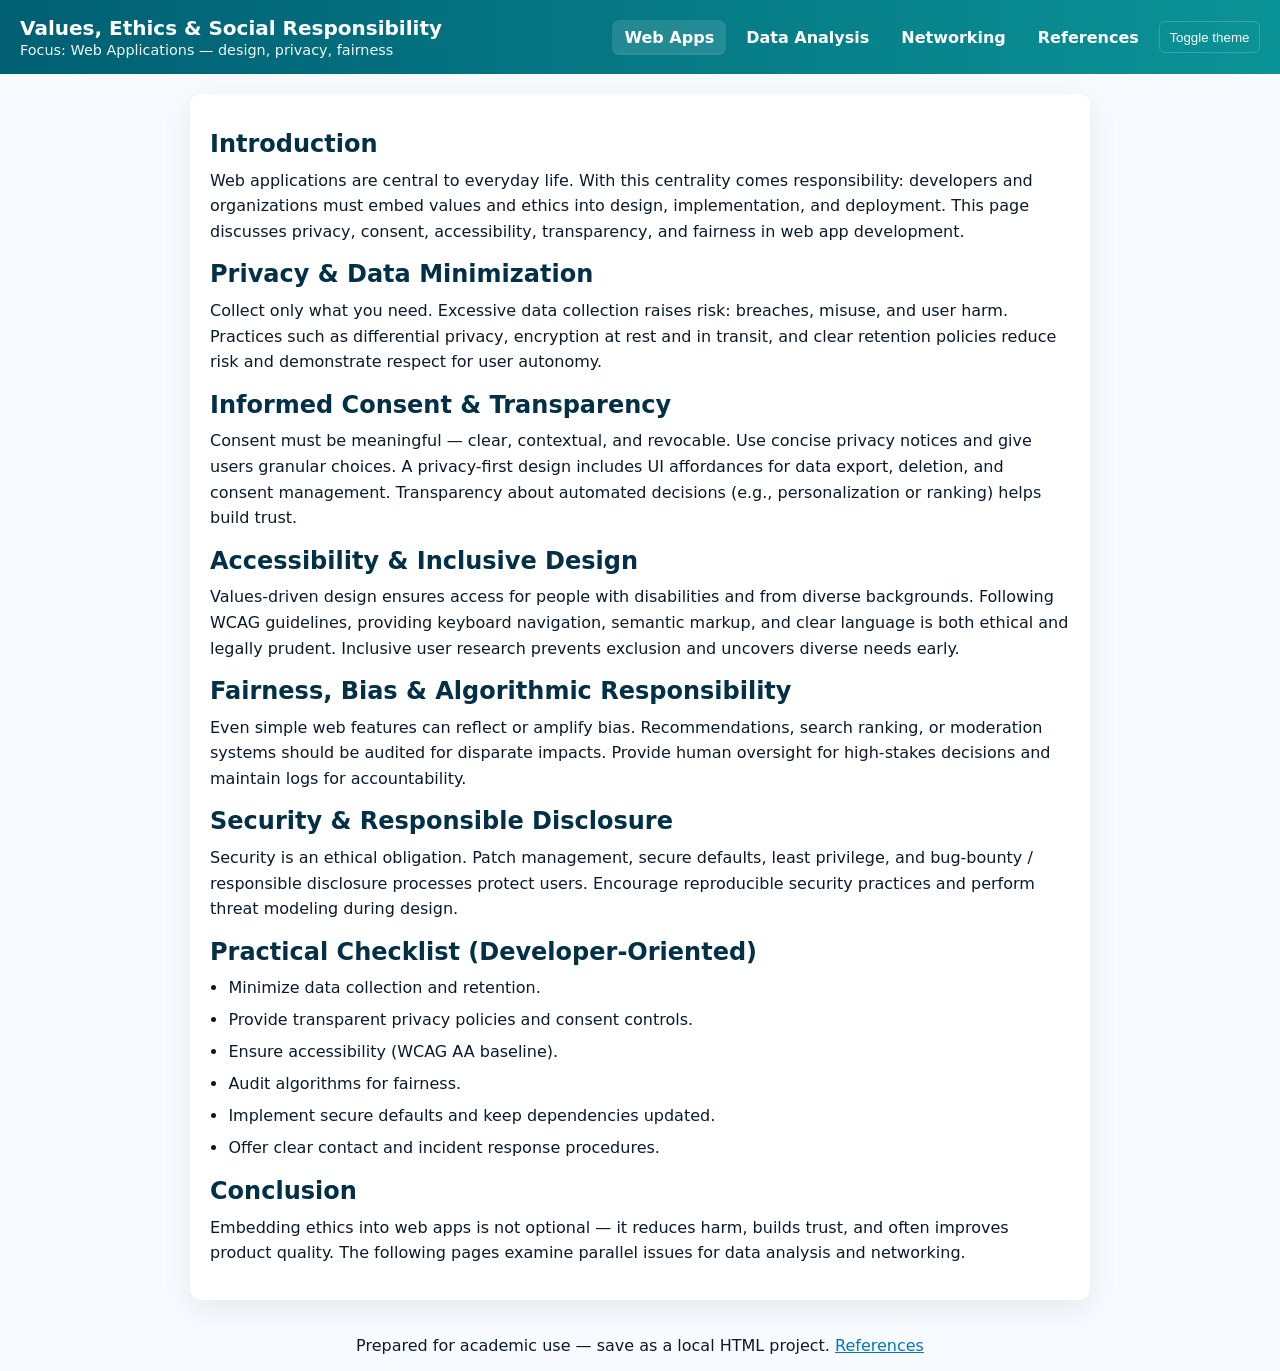
<file: index.html>
<!doctype html>
<html lang="en">
<head>
  <meta charset="utf-8" />
  <meta name="viewport" content="width=device-width,initial-scale=1" />
  <title>Values, Ethics & Social Responsibility — Web Apps</title>
  <link rel="stylesheet" href="styles.css">
</head>
<body>
  <header class="site-header">
    <div class="brand">
      <h1>Values, Ethics & Social Responsibility</h1>
      <p class="tagline">Focus: Web Applications — design, privacy, fairness</p>
    </div>

    <nav class="main-nav" id="mainNav">
      <a href="index.html" class="active">Web Apps</a>
      <a href="data.html">Data Analysis</a>
      <a href="network.html">Networking</a>
      <a href="refs.html">References</a>
      <button id="themeToggle" aria-label="Toggle theme">Toggle theme</button>
    </nav>
  </header>

  <main class="content">
    <article>
      <h2>Introduction</h2>
      <p>
        Web applications are central to everyday life. With this centrality comes responsibility:
        developers and organizations must embed values and ethics into design, implementation, and deployment.
        This page discusses privacy, consent, accessibility, transparency, and fairness in web app development.
      </p>

      <h2>Privacy & Data Minimization</h2>
      <p>
        Collect only what you need. Excessive data collection raises risk: breaches, misuse, and user harm.
        Practices such as differential privacy, encryption at rest and in transit, and clear retention policies
        reduce risk and demonstrate respect for user autonomy.
      </p>

      <h2>Informed Consent & Transparency</h2>
      <p>
        Consent must be meaningful — clear, contextual, and revocable. Use concise privacy notices and give users
        granular choices. A privacy-first design includes UI affordances for data export, deletion, and consent management.
        Transparency about automated decisions (e.g., personalization or ranking) helps build trust.
      </p>

      <h2>Accessibility & Inclusive Design</h2>
      <p>
        Values-driven design ensures access for people with disabilities and from diverse backgrounds.
        Following WCAG guidelines, providing keyboard navigation, semantic markup, and clear language is both ethical
        and legally prudent. Inclusive user research prevents exclusion and uncovers diverse needs early.
      </p>

      <h2>Fairness, Bias & Algorithmic Responsibility</h2>
      <p>
        Even simple web features can reflect or amplify bias. Recommendations, search ranking, or moderation systems
        should be audited for disparate impacts. Provide human oversight for high-stakes decisions and maintain logs for accountability.
      </p>

      <h2>Security & Responsible Disclosure</h2>
      <p>
        Security is an ethical obligation. Patch management, secure defaults, least privilege, and bug-bounty / responsible
        disclosure processes protect users. Encourage reproducible security practices and perform threat modeling during design.
      </p>

      <h2>Practical Checklist (Developer-Oriented)</h2>
      <ul>
        <li>Minimize data collection and retention.</li>
        <li>Provide transparent privacy policies and consent controls.</li>
        <li>Ensure accessibility (WCAG AA baseline).</li>
        <li>Audit algorithms for fairness.</li>
        <li>Implement secure defaults and keep dependencies updated.</li>
        <li>Offer clear contact and incident response procedures.</li>
      </ul>

      <h2>Conclusion</h2>
      <p>
        Embedding ethics into web apps is not optional — it reduces harm, builds trust, and often improves product quality.
        The following pages examine parallel issues for data analysis and networking.
      </p>
    </article>
  </main>

  <footer class="site-footer">
    <p>Prepared for academic use — save as a local HTML project. <a href="refs.html">References</a></p>
  </footer>

  <script src="scripts.js"></script>
</body>
</html>
</file>
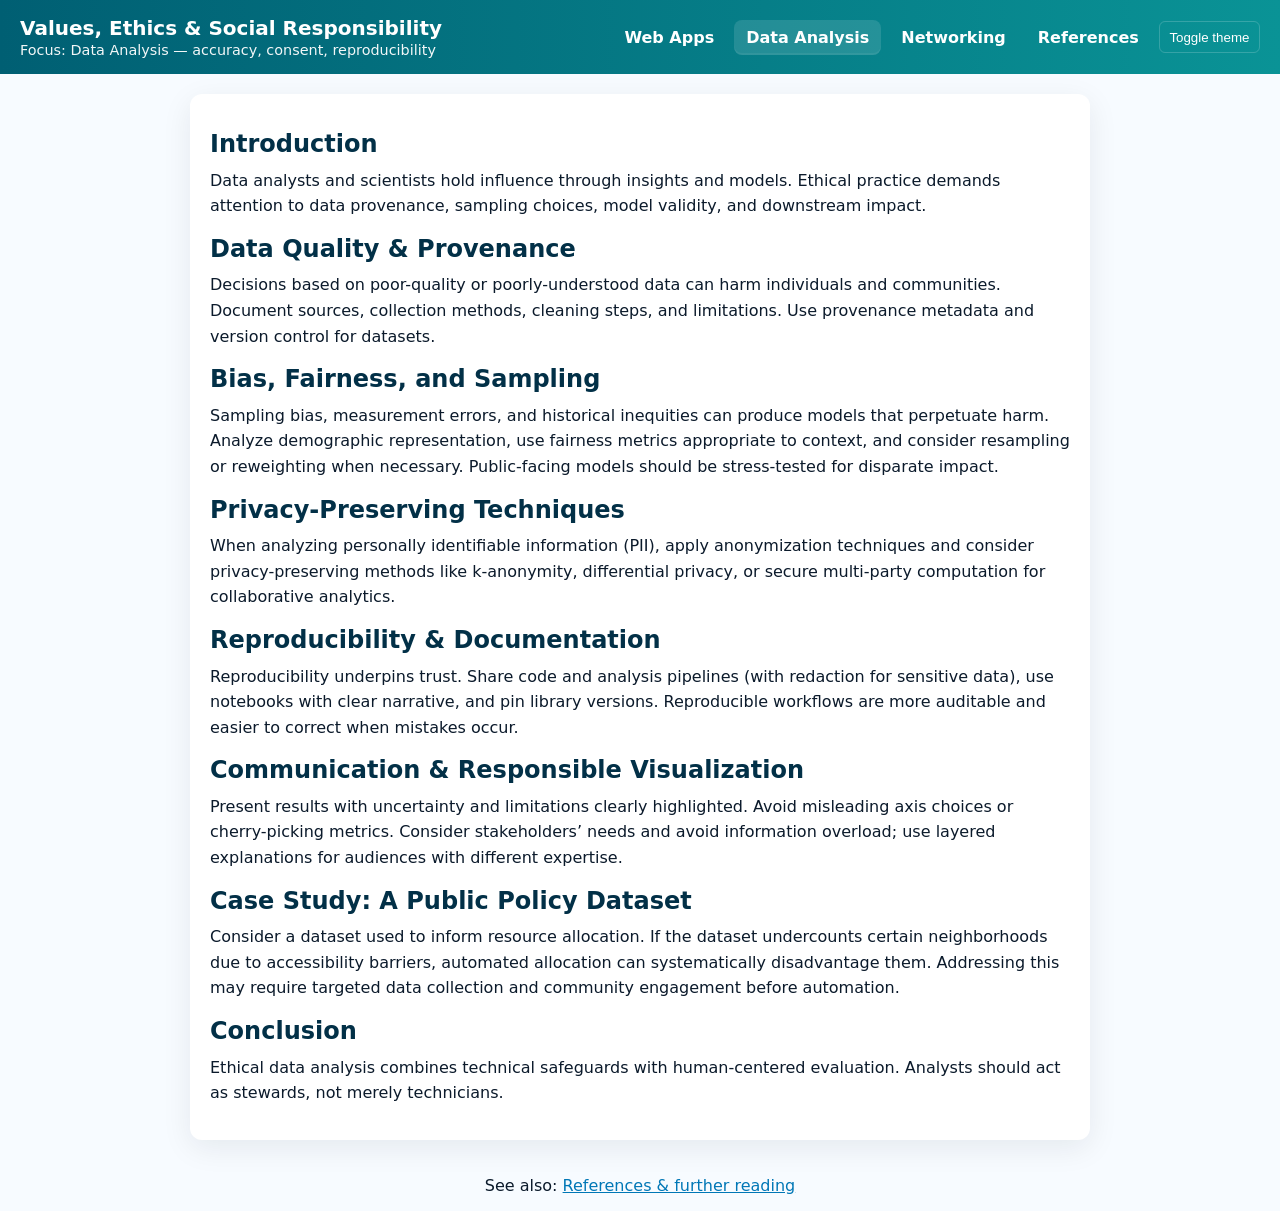
<file: data.html>
<!doctype html>
<html lang="en">
<head>
  <meta charset="utf-8" />
  <meta name="viewport" content="width=device-width,initial-scale=1" />
  <title>Values, Ethics & Social Responsibility — Data Analysis</title>
  <link rel="stylesheet" href="styles.css">
</head>
<body>
  <header class="site-header">
    <div class="brand">
      <h1>Values, Ethics & Social Responsibility</h1>
      <p class="tagline">Focus: Data Analysis — accuracy, consent, reproducibility</p>
    </div>

    <nav class="main-nav" id="mainNav">
      <a href="index.html">Web Apps</a>
      <a href="data.html" class="active">Data Analysis</a>
      <a href="network.html">Networking</a>
      <a href="refs.html">References</a>
      <button id="themeToggle2" aria-label="Toggle theme">Toggle theme</button>
    </nav>
  </header>

  <main class="content">
    <article>
      <h2>Introduction</h2>
      <p>
        Data analysts and scientists hold influence through insights and models. Ethical practice demands attention to
        data provenance, sampling choices, model validity, and downstream impact.
      </p>

      <h2>Data Quality & Provenance</h2>
      <p>
        Decisions based on poor-quality or poorly-understood data can harm individuals and communities. Document
        sources, collection methods, cleaning steps, and limitations. Use provenance metadata and version control for datasets.
      </p>

      <h2>Bias, Fairness, and Sampling</h2>
      <p>
        Sampling bias, measurement errors, and historical inequities can produce models that perpetuate harm.
        Analyze demographic representation, use fairness metrics appropriate to context, and consider resampling or reweighting
        when necessary. Public-facing models should be stress-tested for disparate impact.
      </p>

      <h2>Privacy-Preserving Techniques</h2>
      <p>
        When analyzing personally identifiable information (PII), apply anonymization techniques and consider privacy-preserving
        methods like k-anonymity, differential privacy, or secure multi-party computation for collaborative analytics.
      </p>

      <h2>Reproducibility & Documentation</h2>
      <p>
        Reproducibility underpins trust. Share code and analysis pipelines (with redaction for sensitive data), use notebooks
        with clear narrative, and pin library versions. Reproducible workflows are more auditable and easier to correct when mistakes occur.
      </p>

      <h2>Communication & Responsible Visualization</h2>
      <p>
        Present results with uncertainty and limitations clearly highlighted. Avoid misleading axis choices or cherry-picking metrics.
        Consider stakeholders’ needs and avoid information overload; use layered explanations for audiences with different expertise.
      </p>

      <h2>Case Study: A Public Policy Dataset</h2>
      <p>
        Consider a dataset used to inform resource allocation. If the dataset undercounts certain neighborhoods due to
        accessibility barriers, automated allocation can systematically disadvantage them. Addressing this may require
        targeted data collection and community engagement before automation.
      </p>

      <h2>Conclusion</h2>
      <p>
        Ethical data analysis combines technical safeguards with human-centered evaluation. Analysts should act as stewards,
        not merely technicians.
      </p>
    </article>
  </main>

  <footer class="site-footer">
    <p>See also: <a href="refs.html">References & further reading</a></p>
  </footer>

  <script src="scripts.js"></script>
</body>
</html>
</file>
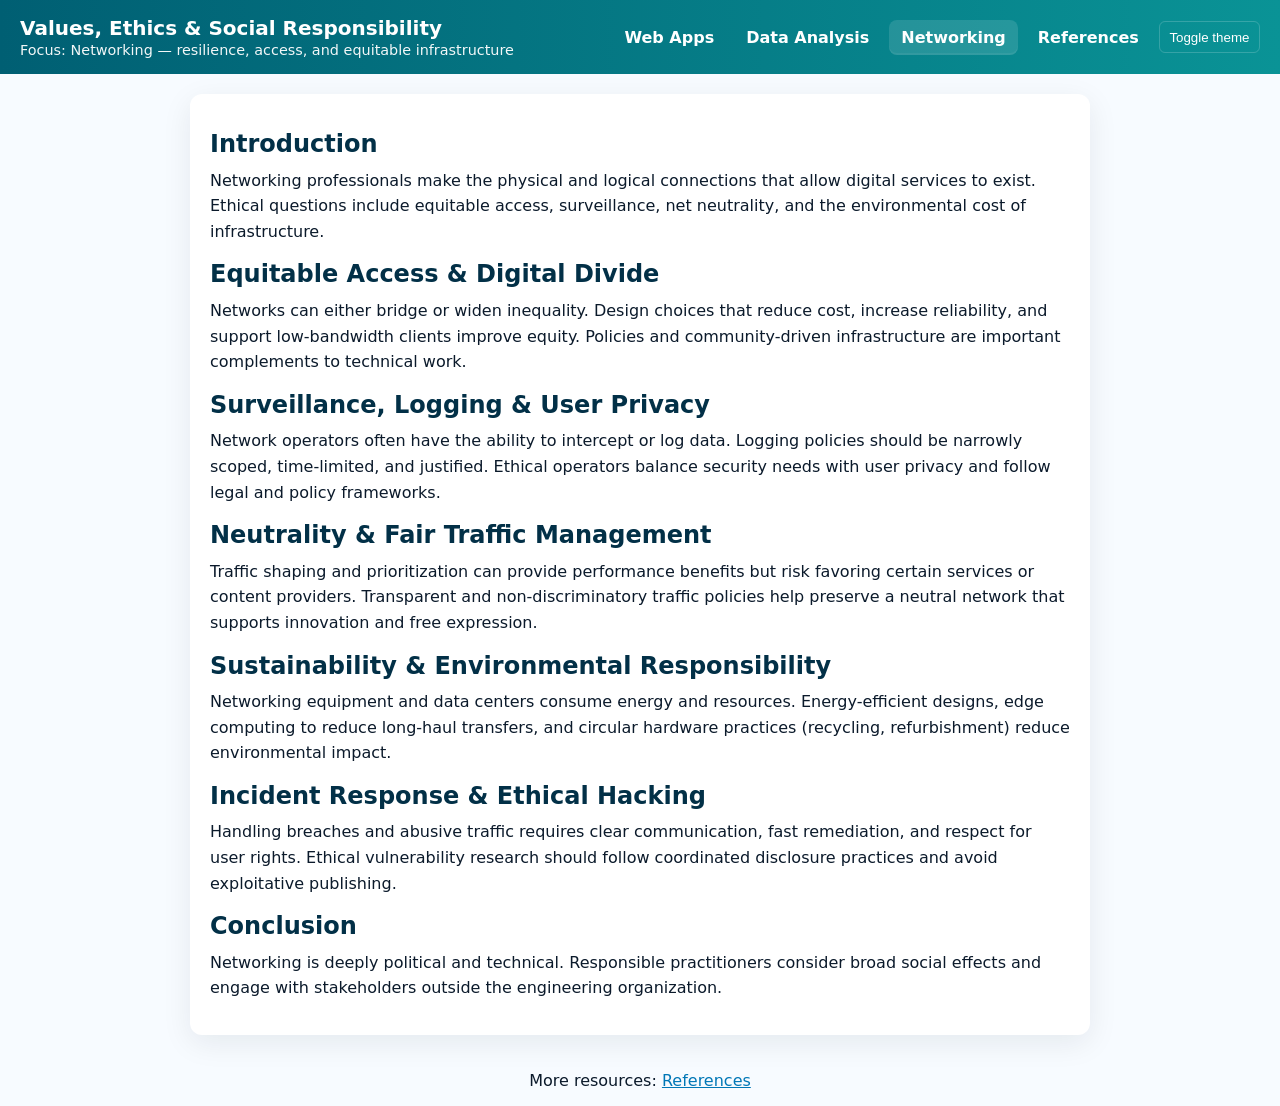
<file: network.html>
<!doctype html>
<html lang="en">
<head>
  <meta charset="utf-8" />
  <meta name="viewport" content="width=device-width,initial-scale=1" />
  <title>Values, Ethics & Social Responsibility — Networking</title>
  <link rel="stylesheet" href="styles.css">
</head>
<body>
  <header class="site-header">
    <div class="brand">
      <h1>Values, Ethics & Social Responsibility</h1>
      <p class="tagline">Focus: Networking — resilience, access, and equitable infrastructure</p>
    </div>

    <nav class="main-nav" id="mainNav">
      <a href="index.html">Web Apps</a>
      <a href="data.html">Data Analysis</a>
      <a href="network.html" class="active">Networking</a>
      <a href="refs.html">References</a>
      <button id="themeToggle3" aria-label="Toggle theme">Toggle theme</button>
    </nav>
  </header>

  <main class="content">
    <article>
      <h2>Introduction</h2>
      <p>
        Networking professionals make the physical and logical connections that allow digital services to exist.
        Ethical questions include equitable access, surveillance, net neutrality, and the environmental cost of infrastructure.
      </p>

      <h2>Equitable Access & Digital Divide</h2>
      <p>
        Networks can either bridge or widen inequality. Design choices that reduce cost, increase reliability, and
        support low-bandwidth clients improve equity. Policies and community-driven infrastructure are important complements to technical work.
      </p>

      <h2>Surveillance, Logging & User Privacy</h2>
      <p>
        Network operators often have the ability to intercept or log data. Logging policies should be narrowly scoped,
        time-limited, and justified. Ethical operators balance security needs with user privacy and follow legal and policy frameworks.
      </p>

      <h2>Neutrality & Fair Traffic Management</h2>
      <p>
        Traffic shaping and prioritization can provide performance benefits but risk favoring certain services or content providers.
        Transparent and non-discriminatory traffic policies help preserve a neutral network that supports innovation and free expression.
      </p>

      <h2>Sustainability & Environmental Responsibility</h2>
      <p>
        Networking equipment and data centers consume energy and resources. Energy-efficient designs, edge computing to reduce long-haul transfers,
        and circular hardware practices (recycling, refurbishment) reduce environmental impact.
      </p>

      <h2>Incident Response & Ethical Hacking</h2>
      <p>
        Handling breaches and abusive traffic requires clear communication, fast remediation, and respect for user rights.
        Ethical vulnerability research should follow coordinated disclosure practices and avoid exploitative publishing.
      </p>

      <h2>Conclusion</h2>
      <p>
        Networking is deeply political and technical. Responsible practitioners consider broad social effects and engage with stakeholders outside the engineering organization.
      </p>
    </article>
  </main>

  <footer class="site-footer">
    <p>More resources: <a href="refs.html">References</a></p>
  </footer>

  <script src="scripts.js"></script>
</body>
</html>
</file>
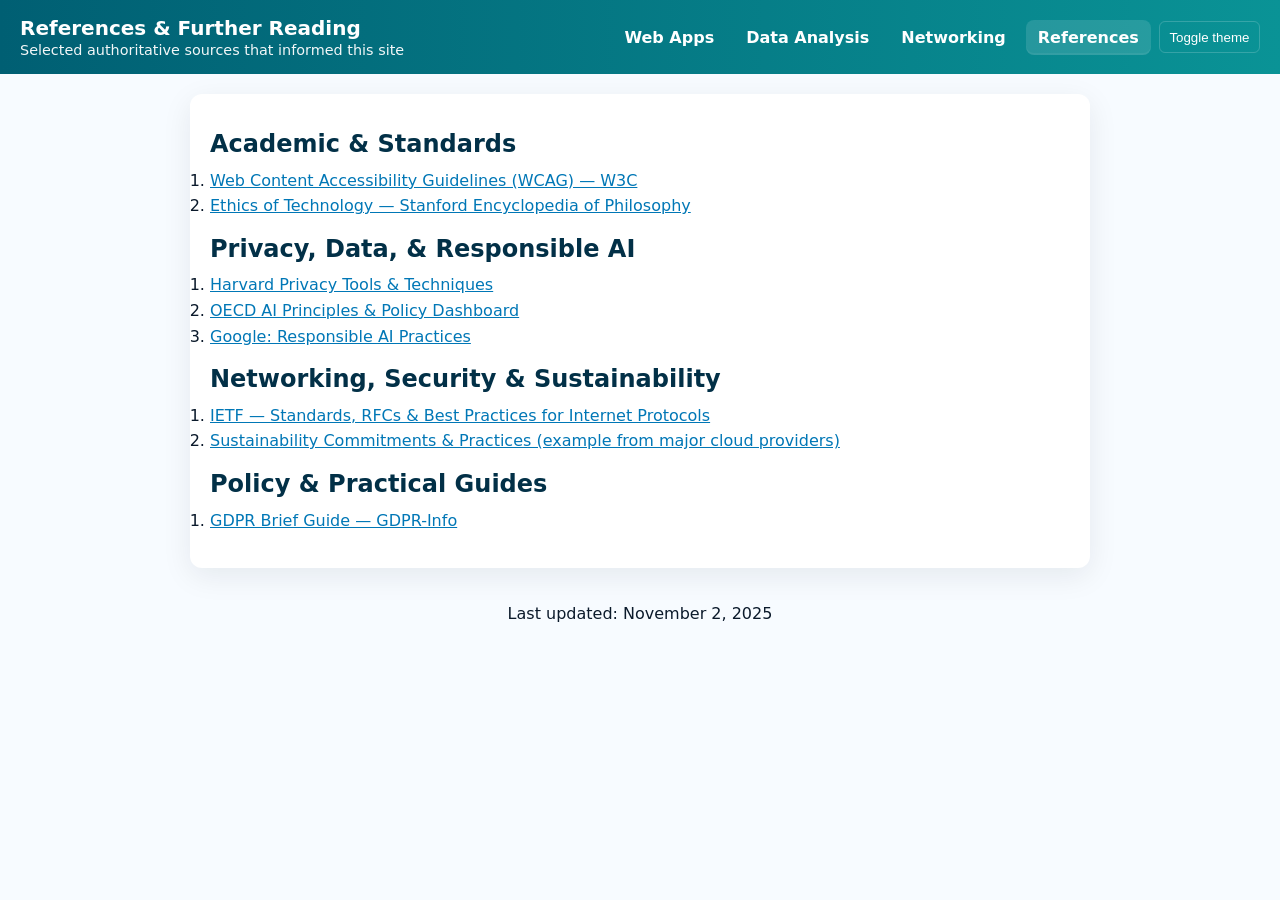
<file: refs.html>
<!doctype html>
<html lang="en">
<head>
  <meta charset="utf-8" />
  <meta name="viewport" content="width=device-width,initial-scale=1" />
  <title>References — Values, Ethics & Social Responsibility</title>
  <link rel="stylesheet" href="styles.css">
</head>
<body>
  <header class="site-header">
    <div class="brand">
      <h1>References & Further Reading</h1>
      <p class="tagline">Selected authoritative sources that informed this site</p>
    </div>

    <nav class="main-nav" id="mainNav">
      <a href="index.html">Web Apps</a>
      <a href="data.html">Data Analysis</a>
      <a href="network.html">Networking</a>
      <a href="refs.html" class="active">References</a>
      <button id="themeToggle4" aria-label="Toggle theme">Toggle theme</button>
    </nav>
  </header>

  <main class="content">
    <section>
      <h2>Academic & Standards</h2>
      <ol>
        <li><a href="https://www.w3.org/WAI/standards-guidelines/wcag/" target="_blank" rel="noopener">Web Content Accessibility Guidelines (WCAG) — W3C</a></li>
        <li><a href="https://plato.stanford.edu/entries/ethics-technology/" target="_blank" rel="noopener">Ethics of Technology — Stanford Encyclopedia of Philosophy</a></li>
      </ol>

      <h2>Privacy, Data, & Responsible AI</h2>
      <ol>
        <li><a href="https://privacytools.seas.harvard.edu/" target="_blank" rel="noopener">Harvard Privacy Tools & Techniques</a></li>
        <li><a href="https://oecd.ai/en/dashboards" target="_blank" rel="noopener">OECD AI Principles & Policy Dashboard</a></li>
        <li><a href="https://ai.google/responsibilities/responsible-ai-practices/" target="_blank" rel="noopener">Google: Responsible AI Practices</a></li>
      </ol>

      <h2>Networking, Security & Sustainability</h2>
      <ol>
        <li><a href="https://www.ietf.org/" target="_blank" rel="noopener">IETF — Standards, RFCs & Best Practices for Internet Protocols</a></li>
        <li><a href="https://sustainability.google/commitments/" target="_blank" rel="noopener">Sustainability Commitments & Practices (example from major cloud providers)</a></li>
      </ol>

      <h2>Policy & Practical Guides</h2>
      <ol>
        <li><a href="https://gdpr-info.eu/" target="_blank" rel="noopener">GDPR Brief Guide — GDPR-Info</a></li>
      </ol>

      
    </section>
  </main>

  <footer class="site-footer">
    <p>Last updated: <time datetime="2025-11-02">November 2, 2025</time></p>
  </footer>

  <script src="scripts.js"></script>
</body>
</html>
</file>
<file: styles.css>
/* styles.css — separate file per requirement */

/* Basic reset */
* { box-sizing: border-box; margin: 0; padding: 0; }
html,body { height: 100%; font-family: Inter, system-ui, -apple-system, 'Segoe UI', Roboto, 'Helvetica Neue', Arial; background: #f7fbff; color: #0b1a2b; }

/* Layout */
.site-header {
  display:flex;
  flex-wrap:wrap;
  justify-content:space-between;
  align-items:center;
  padding:1rem 1.25rem;
  background: linear-gradient(90deg, #005f73 0%, #0a9396 100%);
  color: #fff;
}
.brand h1 { font-size:1.25rem; margin-bottom:0.125rem; }
.tagline { font-size:0.9rem; opacity:0.95; }

.main-nav {
  display:flex;
  gap:0.5rem;
  align-items:center;
}
.main-nav a {
  color: #fff; text-decoration:none; padding:0.5rem 0.75rem; border-radius:8px; font-weight:600;
}
.main-nav a.active { background:rgba(255,255,255,0.12); box-shadow: inset 0 -2px 0 rgba(255,255,255,0.06); }
.main-nav button {
  background:transparent; color:#fff; border:1px solid rgba(255,255,255,0.18); padding:0.45rem 0.6rem; border-radius:6px; cursor:pointer;
}

/* Content */
.content { max-width:900px; margin:1.25rem auto; padding:1.25rem; background:#ffffff; border-radius:12px; box-shadow:0 8px 30px rgba(11, 26, 43, 0.08); }
.content h2 { margin-top:1rem; color:#023047; }
.content p, .content ul, .content ol { margin:0.6rem 0 0.9rem 0; line-height:1.6; }
.content ul { padding-left:1.15rem; }

/* Footer */
.site-footer { text-align:center; padding:1rem; color:#0b1a2b; }

/* Links */
a { color:#0077b6; }
a:hover { text-decoration:underline; }

/* Theme: dark toggle applied by .dark on body */
body.dark {
  background:#071422; color:#dbeef8;
}
body.dark .site-header { background: linear-gradient(90deg,#082b3a,#0b3f4a); color:#e6f7ff; }
body.dark .content { background:#031821; box-shadow: 0 6px 18px rgba(0,0,0,0.6); color:#d7eef6; }
body.dark a { color:#64d2ff; }

/* Responsive nav stacking */
@media (max-width:720px) {
  .main-nav { order:3; width:100%; justify-content:space-around; padding-top:0.5rem; }
  .brand { width:100%; text-align:center; }
  .content { margin:0.75rem; padding:1rem; }
}

/* Print-friendly adjustments so content spans pages when printing */
@media print {
  body { background: #fff; color: #000; }
  .site-header, .site-footer, .main-nav, button { display:none; }
  .content { box-shadow:none; border-radius:0; max-width:100%; margin:0; padding:0; }
  h1 { font-size:18pt; margin-bottom:8px; }
  h2 { font-size:14pt; margin-top:10px; }
}

/* Visual niceties */
.content ul li { margin:0.4rem 0; }
</file>
